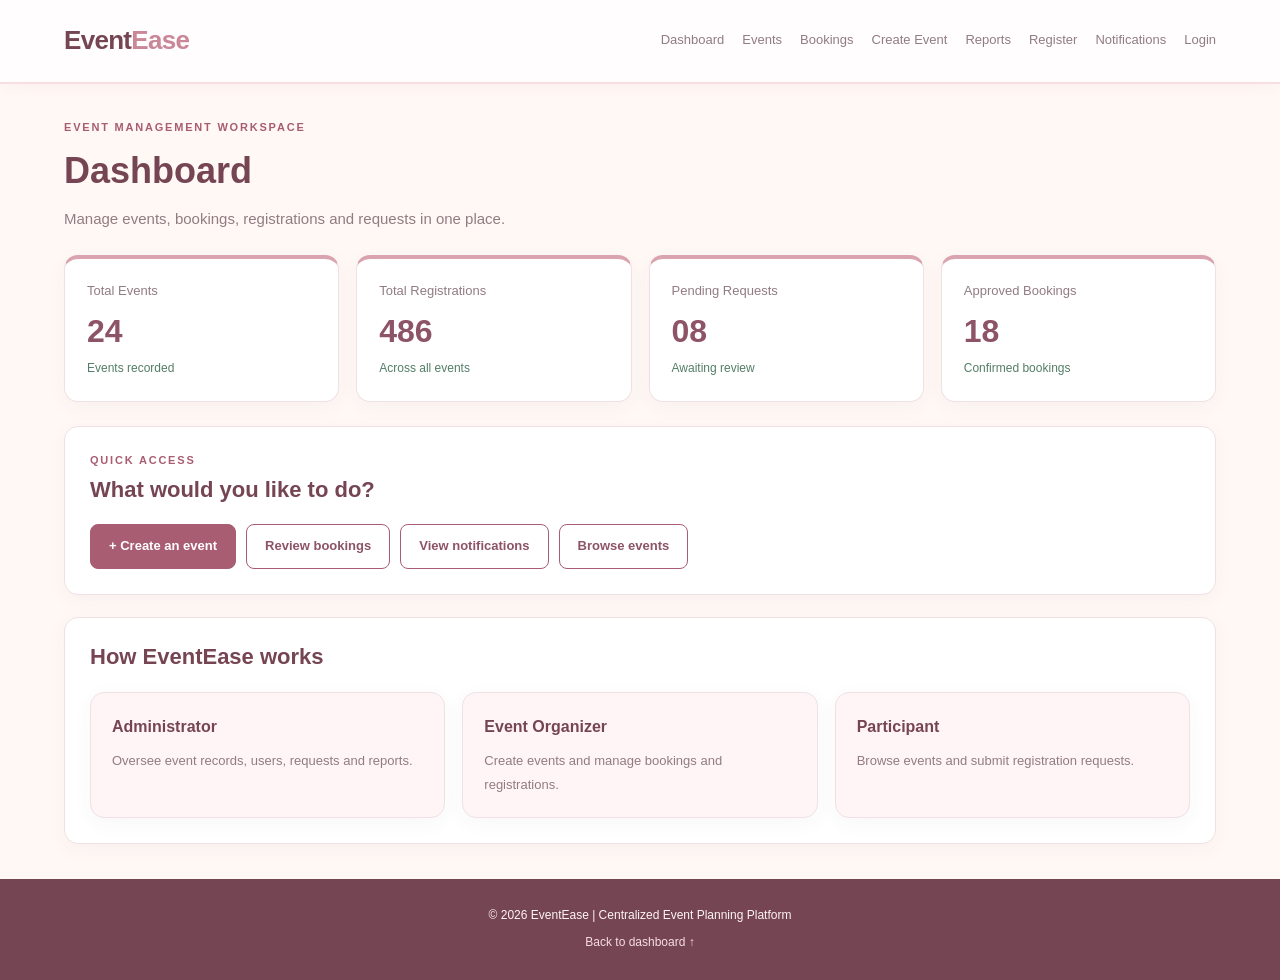
<file: index.html>
<!DOCTYPE html>
<html lang="en">
<head>
  <meta charset="UTF-8">
  <meta name="viewport" content="width=device-width, initial-scale=1.0">
  <title>Dashboard | EventEase</title>
  <link rel="stylesheet" href="style.css">
</head>
<body>
<header class="site-header">
  <a class="brand" href="index.html">Event<span>Ease</span></a>
  <nav aria-label="Main navigation">
    <a href="index.html">Dashboard</a>
    <a href="events.html">Events</a>
    <a href="bookings.html">Bookings</a>
    <a href="create-event.html">Create Event</a>
    <a href="reports.html">Reports</a>
    <a href="register.html">Register</a>
    <a href="notifications.html">Notifications</a>
    <a href="login.html">Login</a>
  </nav>
</header>
<main class="container">
  <div class="page-intro"><p class="eyebrow">EVENT MANAGEMENT WORKSPACE</p><h1>Dashboard</h1><p>Manage events, bookings, registrations and requests in one place.</p></div>

<div class="stats">
 <article class="stat-card"><p>Total Events</p><h2>24</h2><span>Events recorded</span></article>
 <article class="stat-card"><p>Total Registrations</p><h2>486</h2><span>Across all events</span></article>
 <article class="stat-card"><p>Pending Requests</p><h2>08</h2><span>Awaiting review</span></article>
 <article class="stat-card"><p>Approved Bookings</p><h2>18</h2><span>Confirmed bookings</span></article>
</div>
<section class="panel">
 <div class="section-heading"><div><p class="eyebrow">QUICK ACCESS</p><h2>What would you like to do?</h2></div></div>
 <div class="quick-links"><a class="button" href="create-event.html">+ Create an event</a><a class="button button-outline" href="bookings.html">Review bookings</a><a class="button button-outline" href="notifications.html">View notifications</a><a class="button button-outline" href="events.html">Browse events</a></div>
</section>
<section class="panel" style="margin-top:22px"><div class="section-heading"><h2>How EventEase works</h2></div><div class="role-grid">
 <article class="role-card"><h3>Administrator</h3><p>Oversee event records, users, requests and reports.</p></article>
 <article class="role-card"><h3>Event Organizer</h3><p>Create events and manage bookings and registrations.</p></article>
 <article class="role-card"><h3>Participant</h3><p>Browse events and submit registration requests.</p></article>
</div></section>
</main>
<footer><p>© 2026 EventEase | Centralized Event Planning Platform</p><p><a href="index.html">Back to dashboard ↑</a></p></footer>
</body>
</html>
</file>
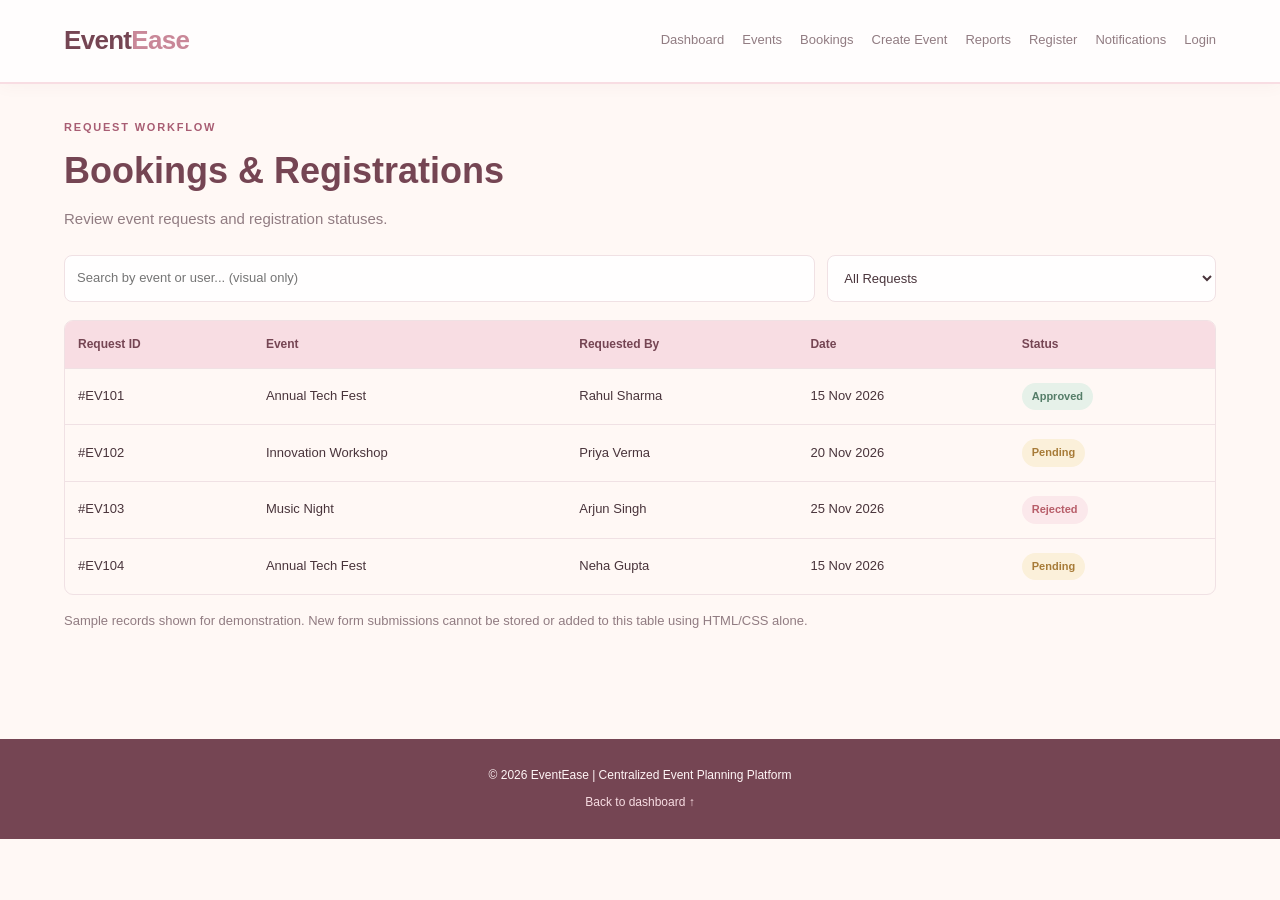
<file: bookings.html>
<!DOCTYPE html>
<html lang="en">
<head>
  <meta charset="UTF-8">
  <meta name="viewport" content="width=device-width, initial-scale=1.0">
  <title>Bookings & Registrations | EventEase</title>
  <link rel="stylesheet" href="style.css">
</head>
<body>
<header class="site-header">
  <a class="brand" href="index.html">Event<span>Ease</span></a>
  <nav aria-label="Main navigation">
    <a href="index.html">Dashboard</a>
    <a href="events.html">Events</a>
    <a href="bookings.html">Bookings</a>
    <a href="create-event.html">Create Event</a>
    <a href="reports.html">Reports</a>
    <a href="register.html">Register</a>
    <a href="notifications.html">Notifications</a>
    <a href="login.html">Login</a>
  </nav>
</header>
<main class="container">
  <div class="page-intro"><p class="eyebrow">REQUEST WORKFLOW</p><h1>Bookings & Registrations</h1><p>Review event requests and registration statuses.</p></div>

<div class="search-row"><input type="search" placeholder="Search by event or user... (visual only)" aria-label="Search bookings">
<select aria-label="Filter requests"><option>All Requests</option><option>Approved</option><option>Pending</option><option>Rejected</option></select></div>
<div class="table-wrap"><table><thead><tr><th>Request ID</th><th>Event</th><th>Requested By</th><th>Date</th><th>Status</th></tr></thead><tbody>
<tr><td>#EV101</td><td>Annual Tech Fest</td><td>Rahul Sharma</td><td>15 Nov 2026</td><td><span class="status approved">Approved</span></td></tr>
<tr><td>#EV102</td><td>Innovation Workshop</td><td>Priya Verma</td><td>20 Nov 2026</td><td><span class="status pending">Pending</span></td></tr>
<tr><td>#EV103</td><td>Music Night</td><td>Arjun Singh</td><td>25 Nov 2026</td><td><span class="status rejected">Rejected</span></td></tr>
<tr><td>#EV104</td><td>Annual Tech Fest</td><td>Neha Gupta</td><td>15 Nov 2026</td><td><span class="status pending">Pending</span></td></tr>
</tbody></table></div>
<p style="margin-top:16px;color:var(--muted);font-size:13px">Sample records shown for demonstration. New form submissions cannot be stored or added to this table using HTML/CSS alone.</p>

</main>
<footer><p>© 2026 EventEase | Centralized Event Planning Platform</p><p><a href="index.html">Back to dashboard ↑</a></p></footer>
</body>
</html>
</file>
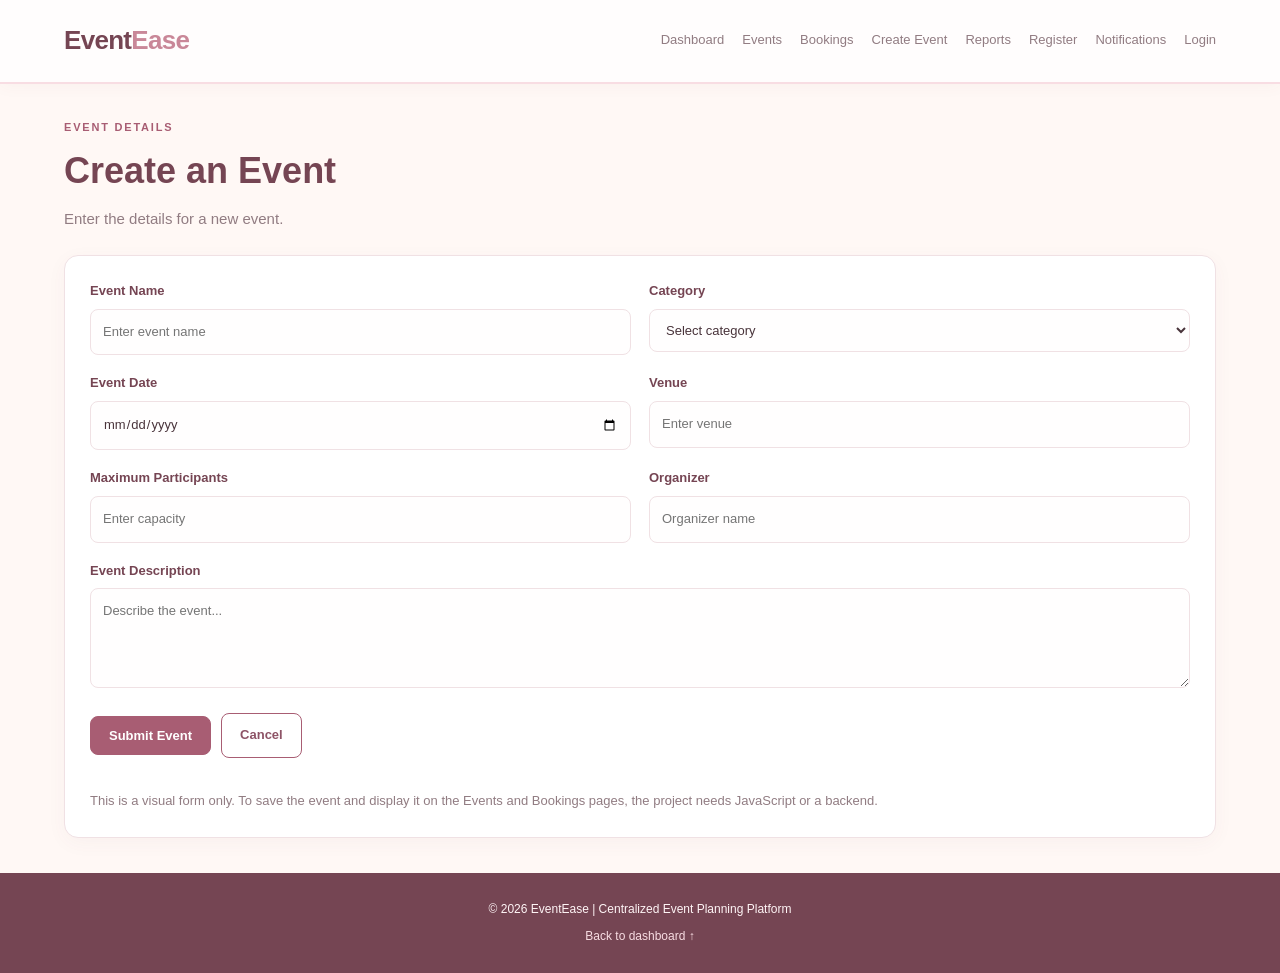
<file: create-event.html>
<!DOCTYPE html>
<html lang="en">
<head>
  <meta charset="UTF-8">
  <meta name="viewport" content="width=device-width, initial-scale=1.0">
  <title>Create an Event | EventEase</title>
  <link rel="stylesheet" href="style.css">
</head>
<body>
<header class="site-header">
  <a class="brand" href="index.html">Event<span>Ease</span></a>
  <nav aria-label="Main navigation">
    <a href="index.html">Dashboard</a>
    <a href="events.html">Events</a>
    <a href="bookings.html">Bookings</a>
    <a href="create-event.html">Create Event</a>
    <a href="reports.html">Reports</a>
    <a href="register.html">Register</a>
    <a href="notifications.html">Notifications</a>
    <a href="login.html">Login</a>
  </nav>
</header>
<main class="container">
  <div class="page-intro"><p class="eyebrow">EVENT DETAILS</p><h1>Create an Event</h1><p>Enter the details for a new event.</p></div>

<form class="panel form-grid">
 <div class="form-group"><label for="event-name">Event Name</label><input id="event-name" type="text" placeholder="Enter event name" required></div>
 <div class="form-group"><label for="category">Category</label><select id="category" required><option value="">Select category</option><option>Conference</option><option>Workshop</option><option>Festival</option><option>Sports</option><option>Cultural</option></select></div>
 <div class="form-group"><label for="date">Event Date</label><input id="date" type="date" required></div>
 <div class="form-group"><label for="venue">Venue</label><input id="venue" type="text" placeholder="Enter venue" required></div>
 <div class="form-group"><label for="capacity">Maximum Participants</label><input id="capacity" type="number" min="1" placeholder="Enter capacity" required></div>
 <div class="form-group"><label for="organizer">Organizer</label><input id="organizer" type="text" placeholder="Organizer name" required></div>
 <div class="form-group full"><label for="description">Event Description</label><textarea id="description" placeholder="Describe the event..."></textarea></div>
 <div class="form-actions full"><button class="button" type="submit">Submit Event</button><a href="events.html" class="button button-outline">Cancel</a></div>
 <p class="full form-note">This is a visual form only. To save the event and display it on the Events and Bookings pages, the project needs JavaScript or a backend.</p>
</form>

</main>
<footer><p>© 2026 EventEase | Centralized Event Planning Platform</p><p><a href="index.html">Back to dashboard ↑</a></p></footer>
</body>
</html>
</file>
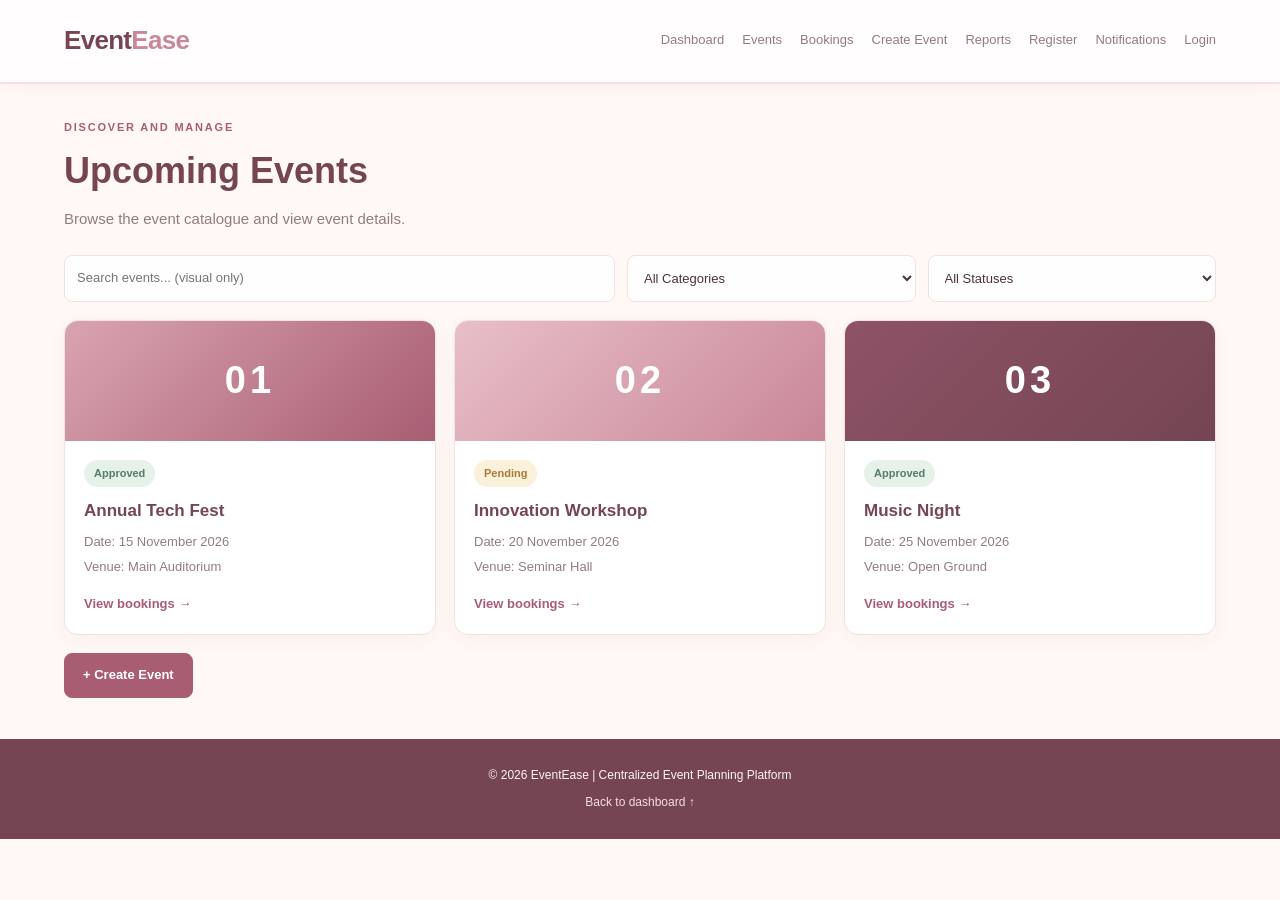
<file: events.html>
<!DOCTYPE html>
<html lang="en">
<head>
  <meta charset="UTF-8">
  <meta name="viewport" content="width=device-width, initial-scale=1.0">
  <title>Upcoming Events | EventEase</title>
  <link rel="stylesheet" href="style.css">
</head>
<body>
<header class="site-header">
  <a class="brand" href="index.html">Event<span>Ease</span></a>
  <nav aria-label="Main navigation">
    <a href="index.html">Dashboard</a>
    <a href="events.html">Events</a>
    <a href="bookings.html">Bookings</a>
    <a href="create-event.html">Create Event</a>
    <a href="reports.html">Reports</a>
    <a href="register.html">Register</a>
    <a href="notifications.html">Notifications</a>
    <a href="login.html">Login</a>
  </nav>
</header>
<main class="container">
  <div class="page-intro"><p class="eyebrow">DISCOVER AND MANAGE</p><h1>Upcoming Events</h1><p>Browse the event catalogue and view event details.</p></div>

<div class="search-row">
 <input type="search" placeholder="Search events... (visual only)" aria-label="Search events">
 <select aria-label="Filter by category"><option>All Categories</option><option>Conference</option><option>Workshop</option><option>Festival</option><option>Sports</option></select>
 <select aria-label="Filter by status"><option>All Statuses</option><option>Approved</option><option>Pending</option></select>
</div>
<div class="event-grid">
 <article class="event-card"><div class="event-banner">01</div><div class="event-info"><span class="status approved">Approved</span><h3>Annual Tech Fest</h3><p>Date: 15 November 2026</p><p>Venue: Main Auditorium</p><a class="text-link" href="bookings.html">View bookings →</a></div></article>
 <article class="event-card"><div class="event-banner banner-two">02</div><div class="event-info"><span class="status pending">Pending</span><h3>Innovation Workshop</h3><p>Date: 20 November 2026</p><p>Venue: Seminar Hall</p><a class="text-link" href="bookings.html">View bookings →</a></div></article>
 <article class="event-card"><div class="event-banner banner-three">03</div><div class="event-info"><span class="status approved">Approved</span><h3>Music Night</h3><p>Date: 25 November 2026</p><p>Venue: Open Ground</p><a class="text-link" href="bookings.html">View bookings →</a></div></article>
</div>
<p style="margin-top:18px"><a class="button" href="create-event.html">+ Create Event</a></p>

</main>
<footer><p>© 2026 EventEase | Centralized Event Planning Platform</p><p><a href="index.html">Back to dashboard ↑</a></p></footer>
</body>
</html>
</file>
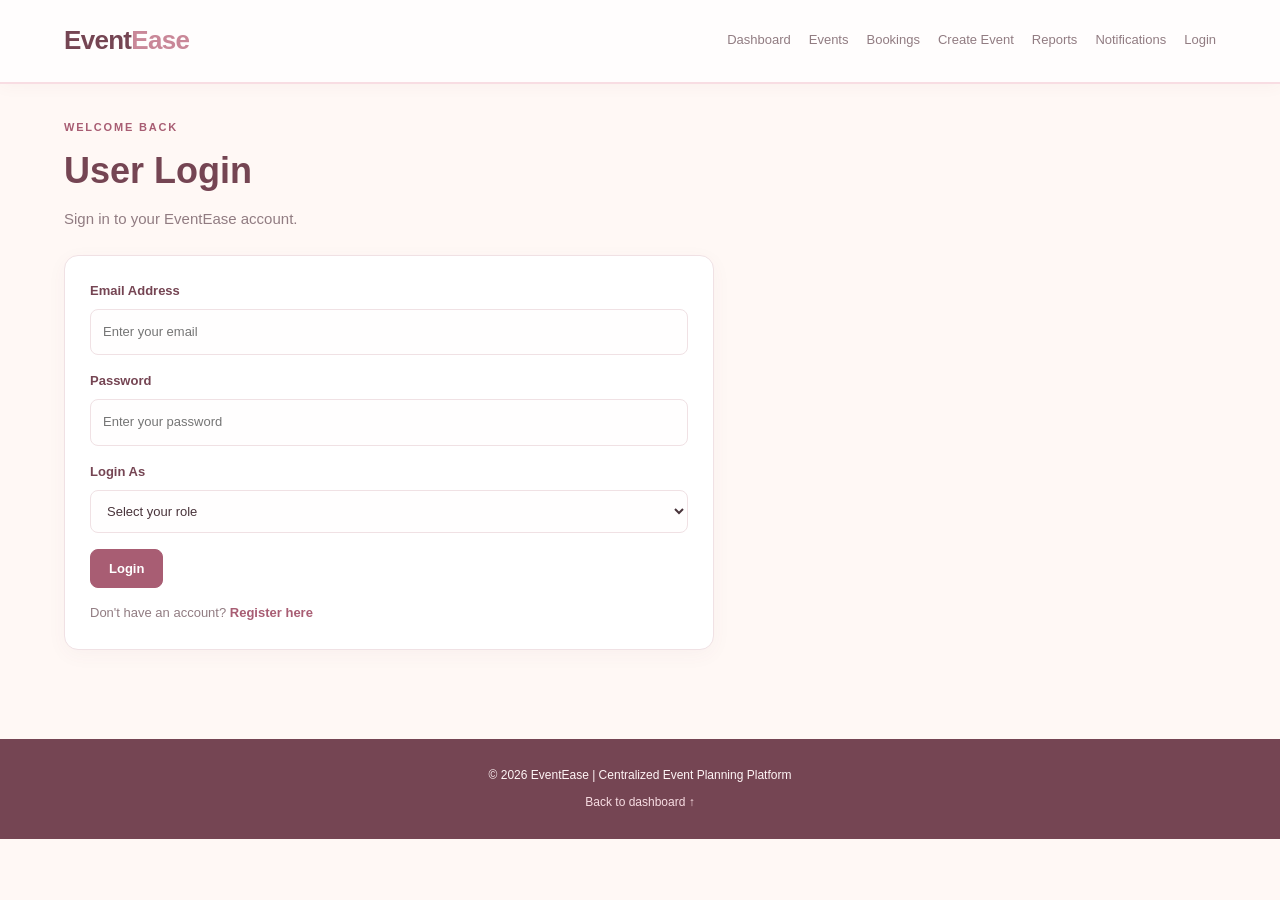
<file: login.html>
<!DOCTYPE html>
<html lang="en">
<head>
  <meta charset="UTF-8">
  <meta name="viewport" content="width=device-width, initial-scale=1.0">
  <title>User Login | EventEase</title>
  <link rel="stylesheet" href="style.css">
</head>
<body>
<header class="site-header">
  <a class="brand" href="index.html">Event<span>Ease</span></a>
  <nav aria-label="Main navigation">
    <a href="index.html">Dashboard</a>
    <a href="events.html">Events</a>
    <a href="bookings.html">Bookings</a>
    <a href="create-event.html">Create Event</a>
    <a href="reports.html">Reports</a>
    <a href="notifications.html">Notifications</a>
    <a href="login.html">Login</a>
  </nav>
</header>
<main class="container">
  <div class="page-intro"><p class="eyebrow">WELCOME BACK</p><h1>User Login</h1><p>Sign in to your EventEase account.</p></div>

<form class="panel auth-box">
 <div class="form-group"><label for="email">Email Address</label><input id="email" type="email" placeholder="Enter your email" required></div>
 <div class="form-group"><label for="password">Password</label><input id="password" type="password" placeholder="Enter your password" required></div>
 <div class="form-group"><label for="role">Login As</label><select id="role" required><option value="">Select your role</option><option>Administrator</option><option>Event Organizer</option><option>Participant</option></select></div>
 <button type="submit" class="button">Login</button><p class="form-note">Don't have an account? <a class="text-link" href="register.html">Register here</a></p>
</form>

</main>
<footer><p>© 2026 EventEase | Centralized Event Planning Platform</p><p><a href="index.html">Back to dashboard ↑</a></p></footer>
</body>
</html>
</file>
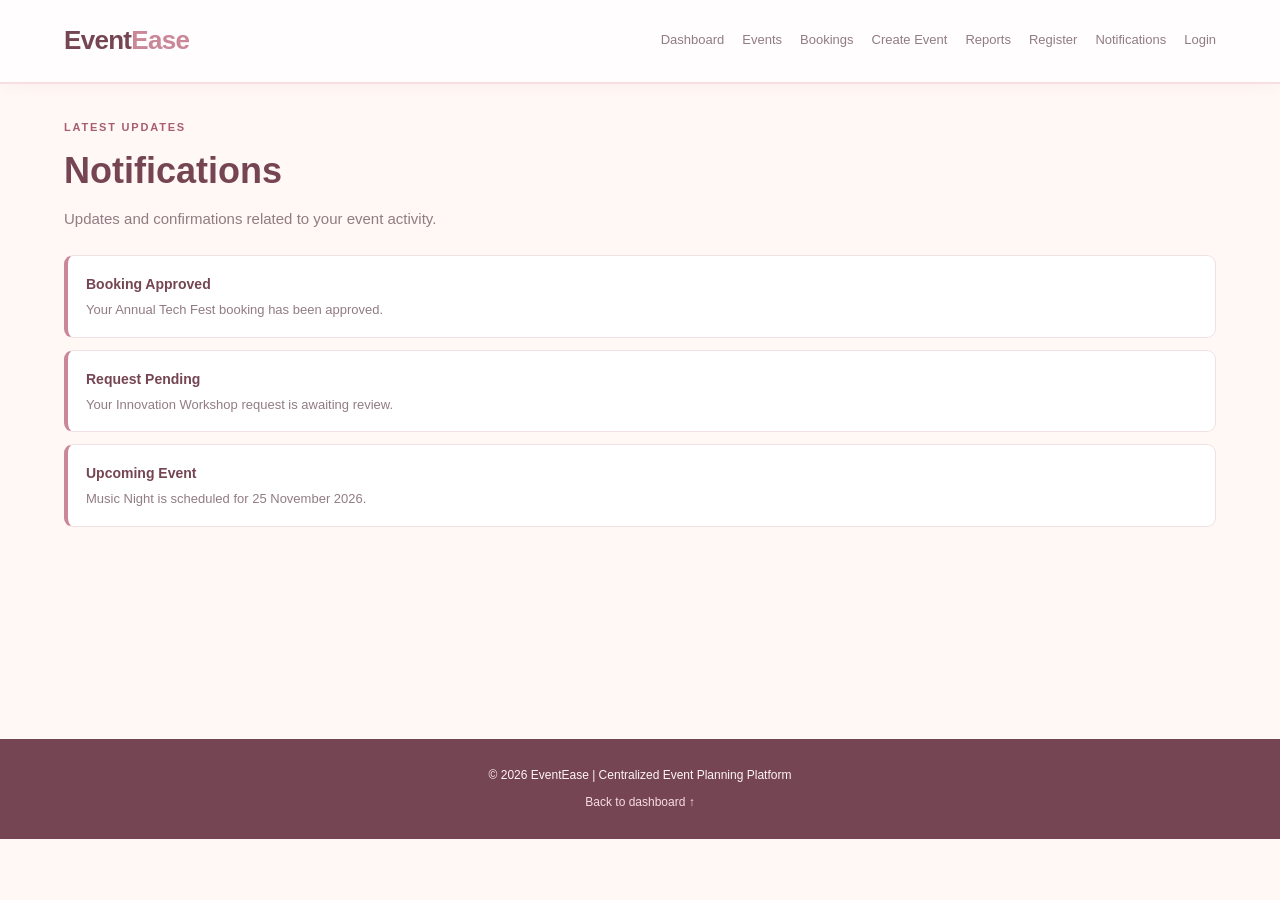
<file: notifications.html>
<!DOCTYPE html>
<html lang="en">
<head>
  <meta charset="UTF-8">
  <meta name="viewport" content="width=device-width, initial-scale=1.0">
  <title>Notifications | EventEase</title>
  <link rel="stylesheet" href="style.css">
</head>
<body>
<header class="site-header">
  <a class="brand" href="index.html">Event<span>Ease</span></a>
  <nav aria-label="Main navigation">
    <a href="index.html">Dashboard</a>
    <a href="events.html">Events</a>
    <a href="bookings.html">Bookings</a>
    <a href="create-event.html">Create Event</a>
    <a href="reports.html">Reports</a>
    <a href="register.html">Register</a>
    <a href="notifications.html">Notifications</a>
    <a href="login.html">Login</a>
  </nav>
</header>
<main class="container">
  <div class="page-intro"><p class="eyebrow">LATEST UPDATES</p><h1>Notifications</h1><p>Updates and confirmations related to your event activity.</p></div>

<div class="notice"><strong>Booking Approved</strong><p>Your Annual Tech Fest booking has been approved.</p></div>
<div class="notice"><strong>Request Pending</strong><p>Your Innovation Workshop request is awaiting review.</p></div>
<div class="notice"><strong>Upcoming Event</strong><p>Music Night is scheduled for 25 November 2026.</p></div>

</main>
<footer><p>© 2026 EventEase | Centralized Event Planning Platform</p><p><a href="index.html">Back to dashboard ↑</a></p></footer>
</body>
</html>
</file>
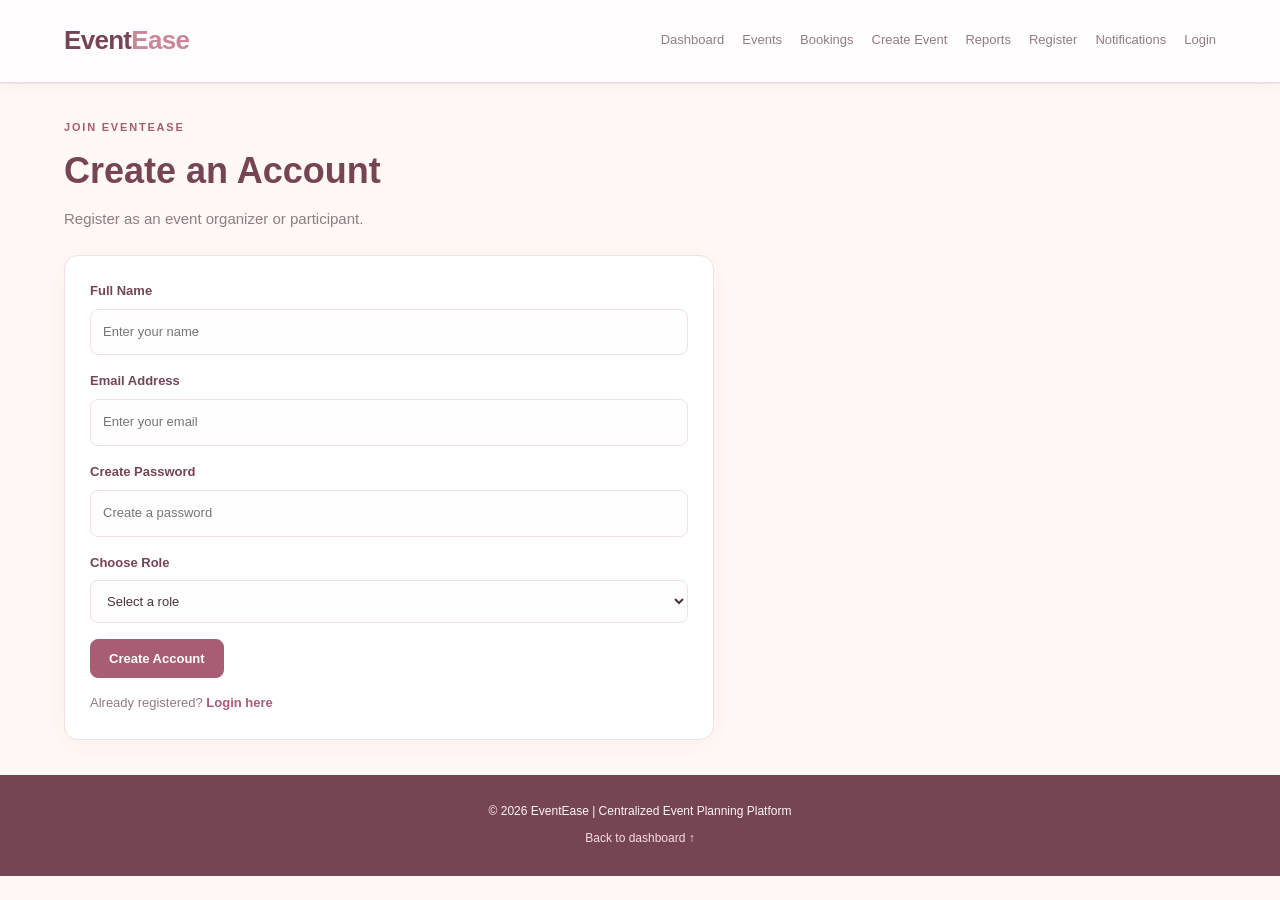
<file: register.html>
<!DOCTYPE html>
<html lang="en">
<head>
  <meta charset="UTF-8">
  <meta name="viewport" content="width=device-width, initial-scale=1.0">
  <title>Create an Account | EventEase</title>
  <link rel="stylesheet" href="style.css">
</head>
<body>
<header class="site-header">
  <a class="brand" href="index.html">Event<span>Ease</span></a>
  <nav aria-label="Main navigation">
    <a href="index.html">Dashboard</a>
    <a href="events.html">Events</a>
    <a href="bookings.html">Bookings</a>
    <a href="create-event.html">Create Event</a>
    <a href="reports.html">Reports</a>
    <a href="register.html">Register</a>
    <a href="notifications.html">Notifications</a>
    <a href="login.html">Login</a>
  </nav>
</header>
<main class="container">
  <div class="page-intro"><p class="eyebrow">JOIN EVENTEASE</p><h1>Create an Account</h1><p>Register as an event organizer or participant.</p></div>

<form class="panel auth-box">
 <div class="form-group"><label for="full-name">Full Name</label><input id="full-name" type="text" placeholder="Enter your name" required></div>
 <div class="form-group"><label for="reg-email">Email Address</label><input id="reg-email" type="email" placeholder="Enter your email" required></div>
 <div class="form-group"><label for="reg-password">Create Password</label><input id="reg-password" type="password" placeholder="Create a password" required></div>
 <div class="form-group"><label for="reg-role">Choose Role</label><select id="reg-role" required><option value="">Select a role</option><option>Event Organizer</option><option>Participant</option></select></div>
 <button type="submit" class="button">Create Account</button><p class="form-note">Already registered? <a class="text-link" href="login.html">Login here</a></p>
</form>

</main>
<footer><p>© 2026 EventEase | Centralized Event Planning Platform</p><p><a href="index.html">Back to dashboard ↑</a></p></footer>
</body>
</html>
</file>
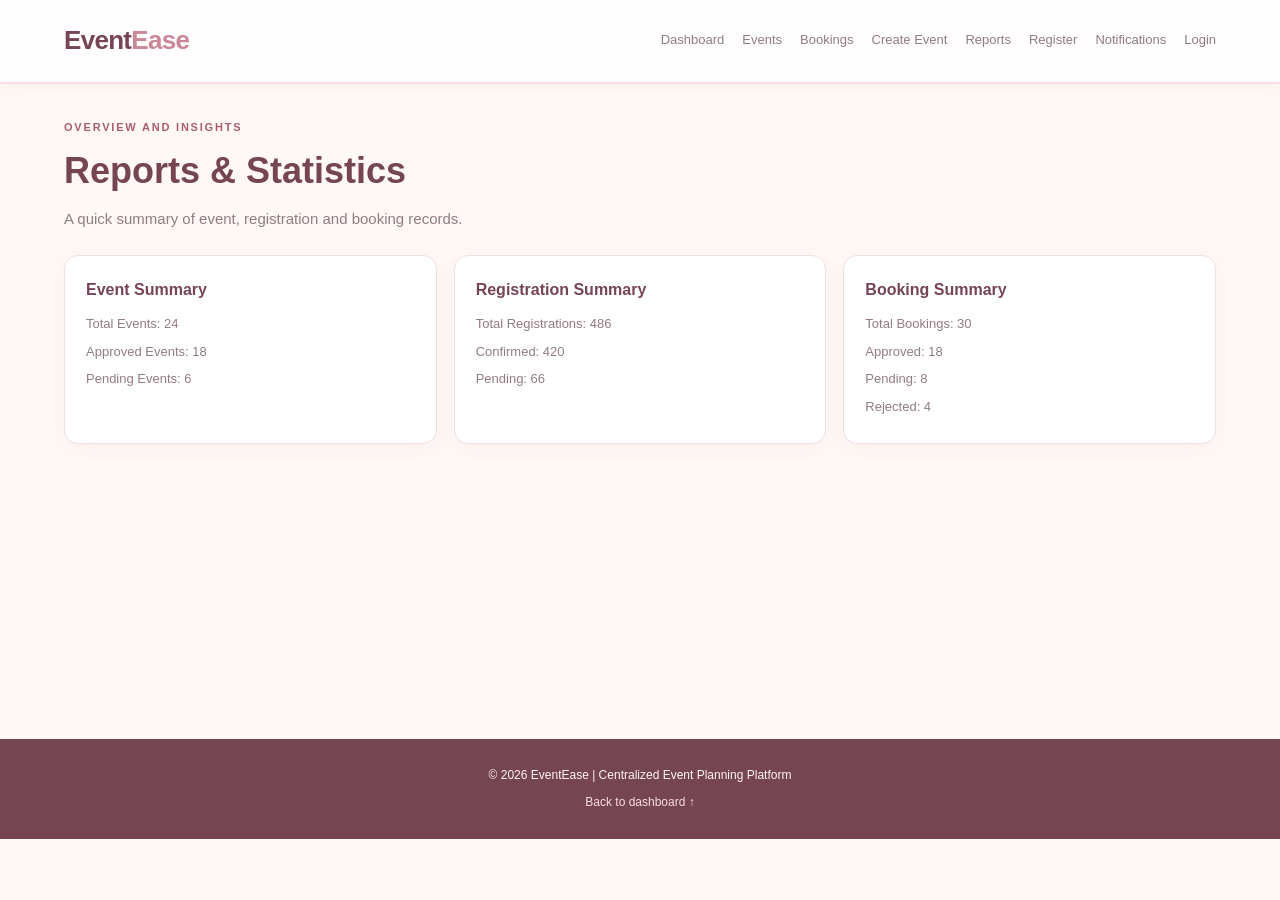
<file: reports.html>
<!DOCTYPE html>
<html lang="en">
<head>
  <meta charset="UTF-8">
  <meta name="viewport" content="width=device-width, initial-scale=1.0">
  <title>Reports & Statistics | EventEase</title>
  <link rel="stylesheet" href="style.css">
</head>
<body>
<header class="site-header">
  <a class="brand" href="index.html">Event<span>Ease</span></a>
  <nav aria-label="Main navigation">
    <a href="index.html">Dashboard</a>
    <a href="events.html">Events</a>
    <a href="bookings.html">Bookings</a>
    <a href="create-event.html">Create Event</a>
    <a href="reports.html">Reports</a>
    <a href="register.html">Register</a>
    <a href="notifications.html">Notifications</a>
    <a href="login.html">Login</a>
  </nav>
</header>
<main class="container">
  <div class="page-intro"><p class="eyebrow">OVERVIEW AND INSIGHTS</p><h1>Reports & Statistics</h1><p>A quick summary of event, registration and booking records.</p></div>

<div class="report-grid">
 <article class="report-card"><h3>Event Summary</h3><p>Total Events: 24</p><p>Approved Events: 18</p><p>Pending Events: 6</p></article>
 <article class="report-card"><h3>Registration Summary</h3><p>Total Registrations: 486</p><p>Confirmed: 420</p><p>Pending: 66</p></article>
 <article class="report-card"><h3>Booking Summary</h3><p>Total Bookings: 30</p><p>Approved: 18</p><p>Pending: 8</p><p>Rejected: 4</p></article>
</div>

</main>
<footer><p>© 2026 EventEase | Centralized Event Planning Platform</p><p><a href="index.html">Back to dashboard ↑</a></p></footer>
</body>
</html>
</file>
<file: style.css>
/* EventEase — Baby Pink Aesthetic Theme */

:root {
  --pink-950: #754553;
  --pink-900: #8D5366;
  --pink-800: #A85D73;
  --pink-700: #C98798;
  --pink-600: #D9A4AF;
  --pink-300: #E8BFC8;
  --pink-100: #F8DDE3;
  --pink-050: #FFF8F5;

  --paper: #FFFFFF;
  --ink: #49343B;
  --muted: #917C82;
  --border: #F0E1E4;

  --green: #547D68;
  --green-bg: #E6F1E9;
  --amber: #A77B38;
  --amber-bg: #FBF0DA;
  --red: #B75D69;
  --red-bg: #FBE8EB;
}

/* Reset */
* {
  margin: 0;
  padding: 0;
  box-sizing: border-box;
}

html {
  scroll-behavior: smooth;
}

body {
  background: var(--pink-050);
  color: var(--ink);
  font: 15px/1.6 Arial, Helvetica, sans-serif;
}

/* Links */
a {
  color: inherit;
}

/* Header */
.site-header {
  display: flex;
  align-items: center;
  justify-content: space-between;
  gap: 18px;
  flex-wrap: wrap;
  padding: 20px 5%;
  color: var(--ink);
  background: #FFFDFD;
  border-bottom: 2px solid var(--pink-100);
  box-shadow: 0 3px 15px #7545530a;
}

.brand {
  color: var(--pink-950);
  font-size: 26px;
  font-weight: 800;
  text-decoration: none;
  letter-spacing: -0.7px;
}

.brand span {
  color: var(--pink-700);
}

nav {
  display: flex;
  gap: 18px;
  flex-wrap: wrap;
}

nav a {
  color: var(--muted);
  font-size: 13px;
  text-decoration: none;
  transition: color 0.2s ease;
}

nav a:hover,
nav a:focus,
nav a.active {
  color: var(--pink-800);
  text-decoration: underline;
  text-underline-offset: 5px;
}

/* Main container */
.container {
  width: 90%;
  max-width: 1240px;
  margin: 35px auto;
  min-height: 65vh;
}

.page-intro {
  margin-bottom: 24px;
}

.eyebrow {
  color: var(--pink-800);
  font-size: 11px;
  font-weight: 800;
  letter-spacing: 1.8px;
  margin-bottom: 6px;
}

h1 {
  font-size: clamp(27px, 4vw, 36px);
  color: var(--pink-950);
  margin-bottom: 7px;
}

h2 {
  font-size: 22px;
  line-height: 1.3;
  color: var(--pink-950);
}

.page-intro p:last-child {
  color: var(--muted);
}

/* Statistics */
.stats {
  display: grid;
  grid-template-columns: repeat(4, minmax(0, 1fr));
  gap: 17px;
  margin: 24px 0;
}

.stat-card,
.panel,
.event-card,
.role-card,
.report-card {
  background: var(--paper);
  border: 1px solid var(--border);
  border-radius: 14px;
  box-shadow: 0 5px 20px #7545530b;
}

.stat-card {
  padding: 22px;
  border-top: 4px solid var(--pink-600);
  transition: transform 0.25s ease,
              box-shadow 0.25s ease;
}

.stat-card:hover {
  transform: translateY(-4px);
  box-shadow: 0 9px 22px #75455318;
}

.stat-card p {
  color: var(--muted);
  font-size: 13px;
}

.stat-card h2 {
  color: var(--pink-900);
  font-size: 32px;
  margin: 9px 0 3px;
}

.stat-card span {
  color: var(--green);
  font-size: 12px;
}

/* Panels */
.panel {
  padding: 25px;
}

.section-heading {
  display: flex;
  align-items: center;
  justify-content: space-between;
  gap: 14px;
  flex-wrap: wrap;
  margin-bottom: 20px;
}

/* Buttons */
.button {
  display: inline-block;
  padding: 11px 18px;
  border: 1px solid var(--pink-800);
  border-radius: 8px;
  background: var(--pink-800);
  color: #fff;
  text-decoration: none;
  font-size: 13px;
  font-weight: 700;
  cursor: pointer;
  transition: all 0.25s ease;
}

.button:hover {
  background: var(--pink-950);
  border-color: var(--pink-950);
  transform: translateY(-2px);
}

.button-outline {
  background: #fff;
  color: var(--pink-900);
}

.button-outline:hover {
  background: var(--pink-100);
  color: var(--pink-950);
}

/* Quick links */
.quick-links {
  display: flex;
  gap: 10px;
  flex-wrap: wrap;
}

/* Search */
.search-row {
  display: flex;
  gap: 12px;
  flex-wrap: wrap;
  margin-bottom: 18px;
}

input,
select,
textarea {
  width: 100%;
  padding: 12px;
  border: 1px solid var(--border);
  border-radius: 8px;
  background: #FFFEFE;
  color: var(--ink);
  font: inherit;
  font-size: 13px;
}

input:focus,
select:focus,
textarea:focus {
  outline: 2px solid var(--pink-300);
  border-color: var(--pink-700);
}

.search-row input {
  flex: 2;
  min-width: 180px;
}

.search-row select {
  flex: 1;
  min-width: 145px;
}

/* Event cards */
.event-grid {
  display: grid;
  grid-template-columns: repeat(3, minmax(0, 1fr));
  gap: 18px;
}

.event-card {
  overflow: hidden;
  transition: transform 0.25s ease,
              box-shadow 0.25s ease;
}

.event-card:hover {
  transform: translateY(-5px);
  box-shadow: 0 10px 25px #75455318;
}

.event-banner {
  min-height: 120px;
  display: grid;
  place-items: center;
  color: #fff;
  font-size: 38px;
  font-weight: 800;
  letter-spacing: 4px;
  background: linear-gradient(
    135deg,
    #D9A4AF,
    #A85D73
  );
}

.banner-two {
  background: linear-gradient(
    135deg,
    #E8BFC8,
    #C98798
  );
}

.banner-three {
  background: linear-gradient(
    135deg,
    #8D5366,
    #754553
  );
}

.event-info {
  padding: 19px;
}

.event-info h3 {
  margin: 10px 0 8px;
  font-size: 17px;
  color: var(--pink-950);
}

.event-info p,
.report-card p {
  color: var(--muted);
  font-size: 13px;
  margin: 4px 0;
}

.text-link {
  display: inline-block;
  color: var(--pink-800);
  font-size: 13px;
  font-weight: 700;
  text-decoration: none;
}

.text-link:hover {
  color: var(--pink-950);
  text-decoration: underline;
}

.event-info .text-link {
  margin-top: 12px;
}

/* Status labels */
.status {
  display: inline-block;
  padding: 5px 10px;
  border-radius: 20px;
  font-size: 11px;
  font-weight: 700;
}

.approved {
  color: var(--green);
  background: var(--green-bg);
}

.pending {
  color: var(--amber);
  background: var(--amber-bg);
}

.rejected {
  color: var(--red);
  background: var(--red-bg);
}

/* Tables */
.table-wrap {
  width: 100%;
  overflow-x: auto;
  border: 1px solid var(--border);
  border-radius: 9px;
}

table {
  width: 100%;
  min-width: 650px;
  border-collapse: collapse;
}

th,
td {
  padding: 14px 13px;
  border-bottom: 1px solid var(--border);
  text-align: left;
  font-size: 13px;
}

th {
  background: var(--pink-100);
  color: var(--pink-950);
  font-size: 12px;
}

tbody tr:last-child td {
  border-bottom: 0;
}

tbody tr:hover {
  background: #FFF7F8;
}

/* Forms */
.form-grid {
  display: grid;
  grid-template-columns: repeat(2, minmax(0, 1fr));
  gap: 18px;
}

.form-group label {
  display: block;
  margin-bottom: 7px;
  font-size: 13px;
  font-weight: 700;
  color: var(--pink-950);
}

.form-group textarea {
  min-height: 100px;
  resize: vertical;
}

.full {
  grid-column: 1 / -1;
}

.form-actions {
  display: flex;
  align-items: center;
  flex-wrap: wrap;
  gap: 10px;
}

/* Role and report cards */
.role-grid,
.report-grid {
  display: grid;
  grid-template-columns: repeat(3, minmax(0, 1fr));
  gap: 17px;
}

.role-card,
.report-card {
  padding: 21px;
}

.role-card {
  background: #FFF5F6;
}

.role-card h3,
.report-card h3 {
  margin-bottom: 10px;
  color: var(--pink-950);
  font-size: 16px;
}

.role-card p,
.report-card p {
  color: var(--muted);
  font-size: 13px;
  line-height: 1.8;
}

/* Authentication */
.auth-box {
  max-width: 650px;
}

.auth-box .form-group {
  margin-bottom: 16px;
}

.form-note {
  margin-top: 15px;
  color: var(--muted);
  font-size: 13px;
}

/* Notices */
.notice {
  padding: 16px 18px;
  margin-bottom: 12px;
  background: #fff;
  border: 1px solid var(--border);
  border-left: 4px solid var(--pink-700);
  border-radius: 9px;
}

.notice strong {
  color: var(--pink-950);
  font-size: 14px;
}

.notice p {
  color: var(--muted);
  font-size: 13px;
  margin-top: 4px;
}

/* Footer */
footer {
  padding: 27px 15px;
  text-align: center;
  background: #754553;
  color: #FFF5F6;
  font-size: 12px;
}

footer a {
  display: inline-block;
  margin-top: 8px;
  color: #F8DDE3;
  text-decoration: none;
}

/* Tablet responsive */
@media(max-width: 900px) {
  .stats {
    grid-template-columns: repeat(2, minmax(0, 1fr));
  }

  .event-grid {
    grid-template-columns: repeat(2, minmax(0, 1fr));
  }

  .site-header {
    align-items: flex-start;
    flex-direction: column;
  }
}

/* Mobile responsive */
@media(max-width: 600px) {
  .container {
    width: 94%;
    margin: 22px auto;
  }

  .stats,
  .event-grid,
  .role-grid,
  .report-grid,
  .form-grid {
    grid-template-columns: 1fr;
  }

  .full {
    grid-column: auto;
  }

  .panel {
    padding: 18px;
  }

  nav {
    gap: 10px 14px;
  }

  .section-heading {
    align-items: flex-start;
  }
}
</file>
